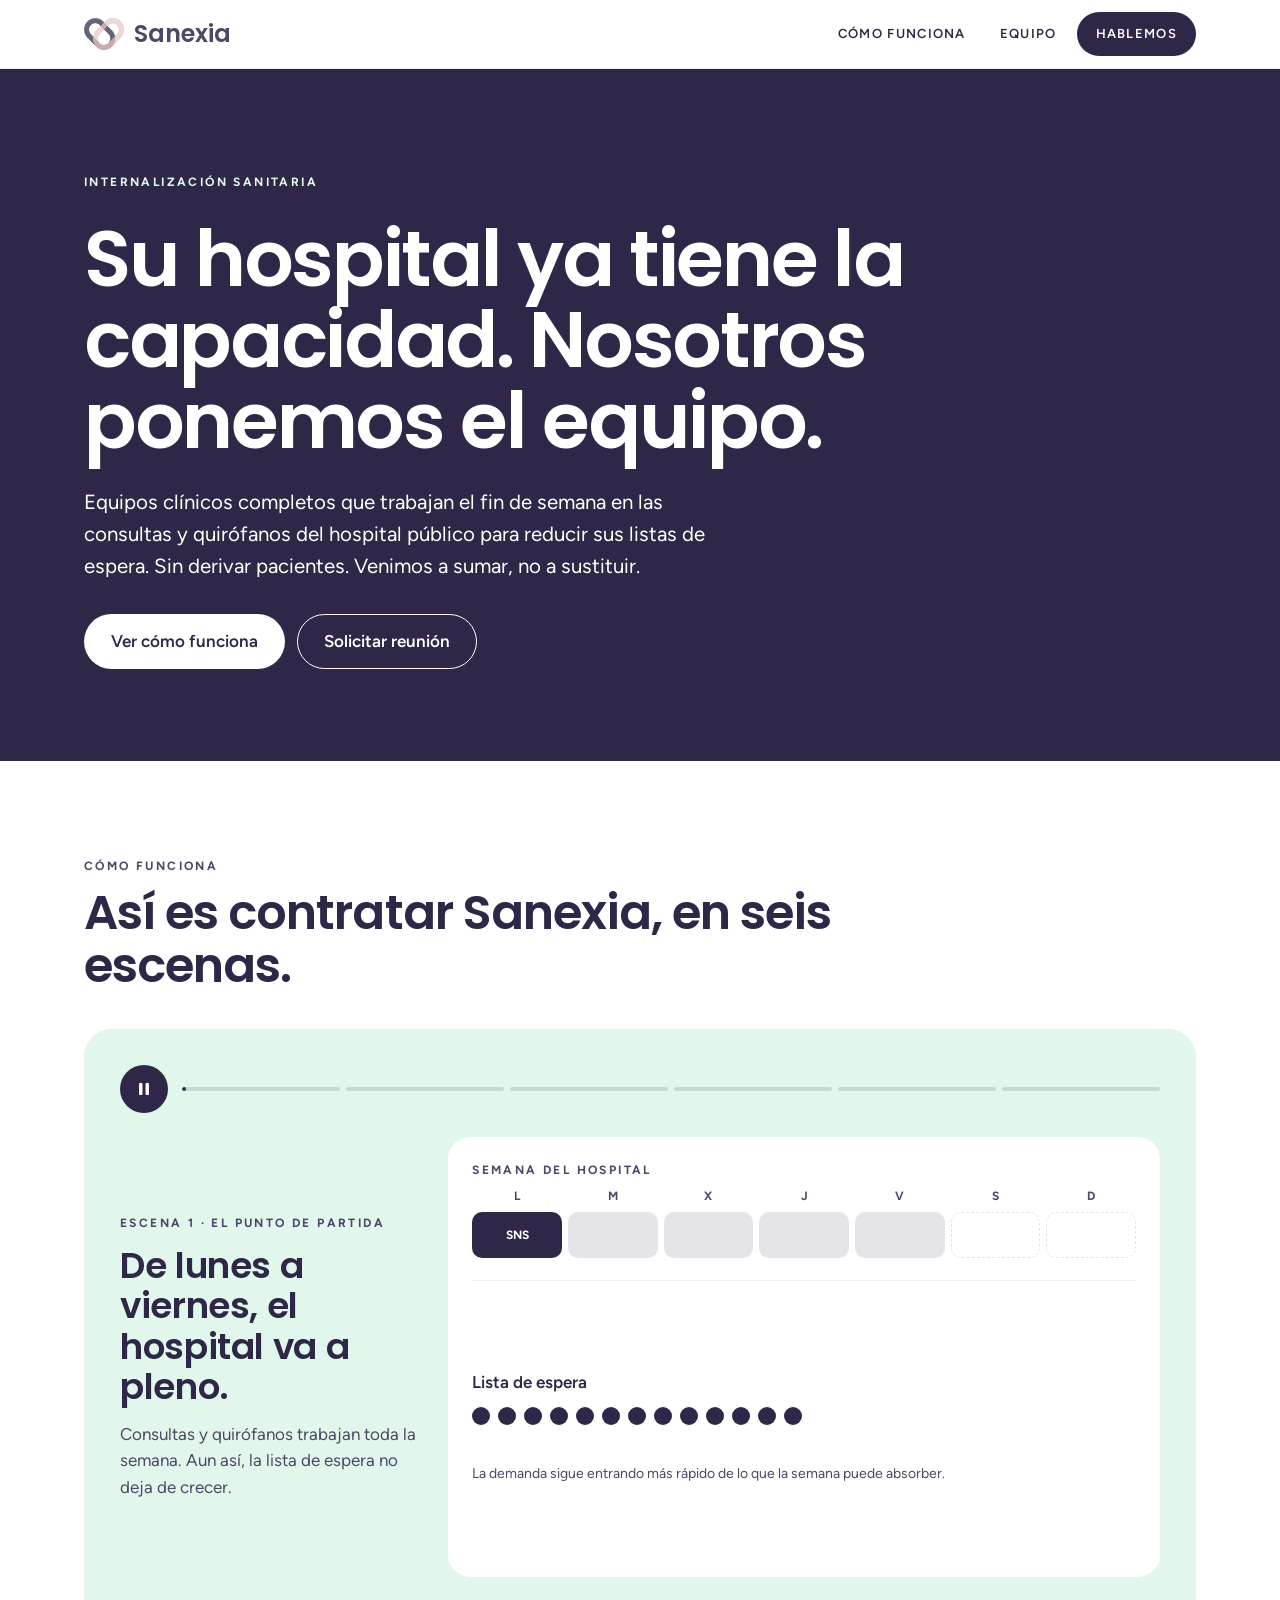
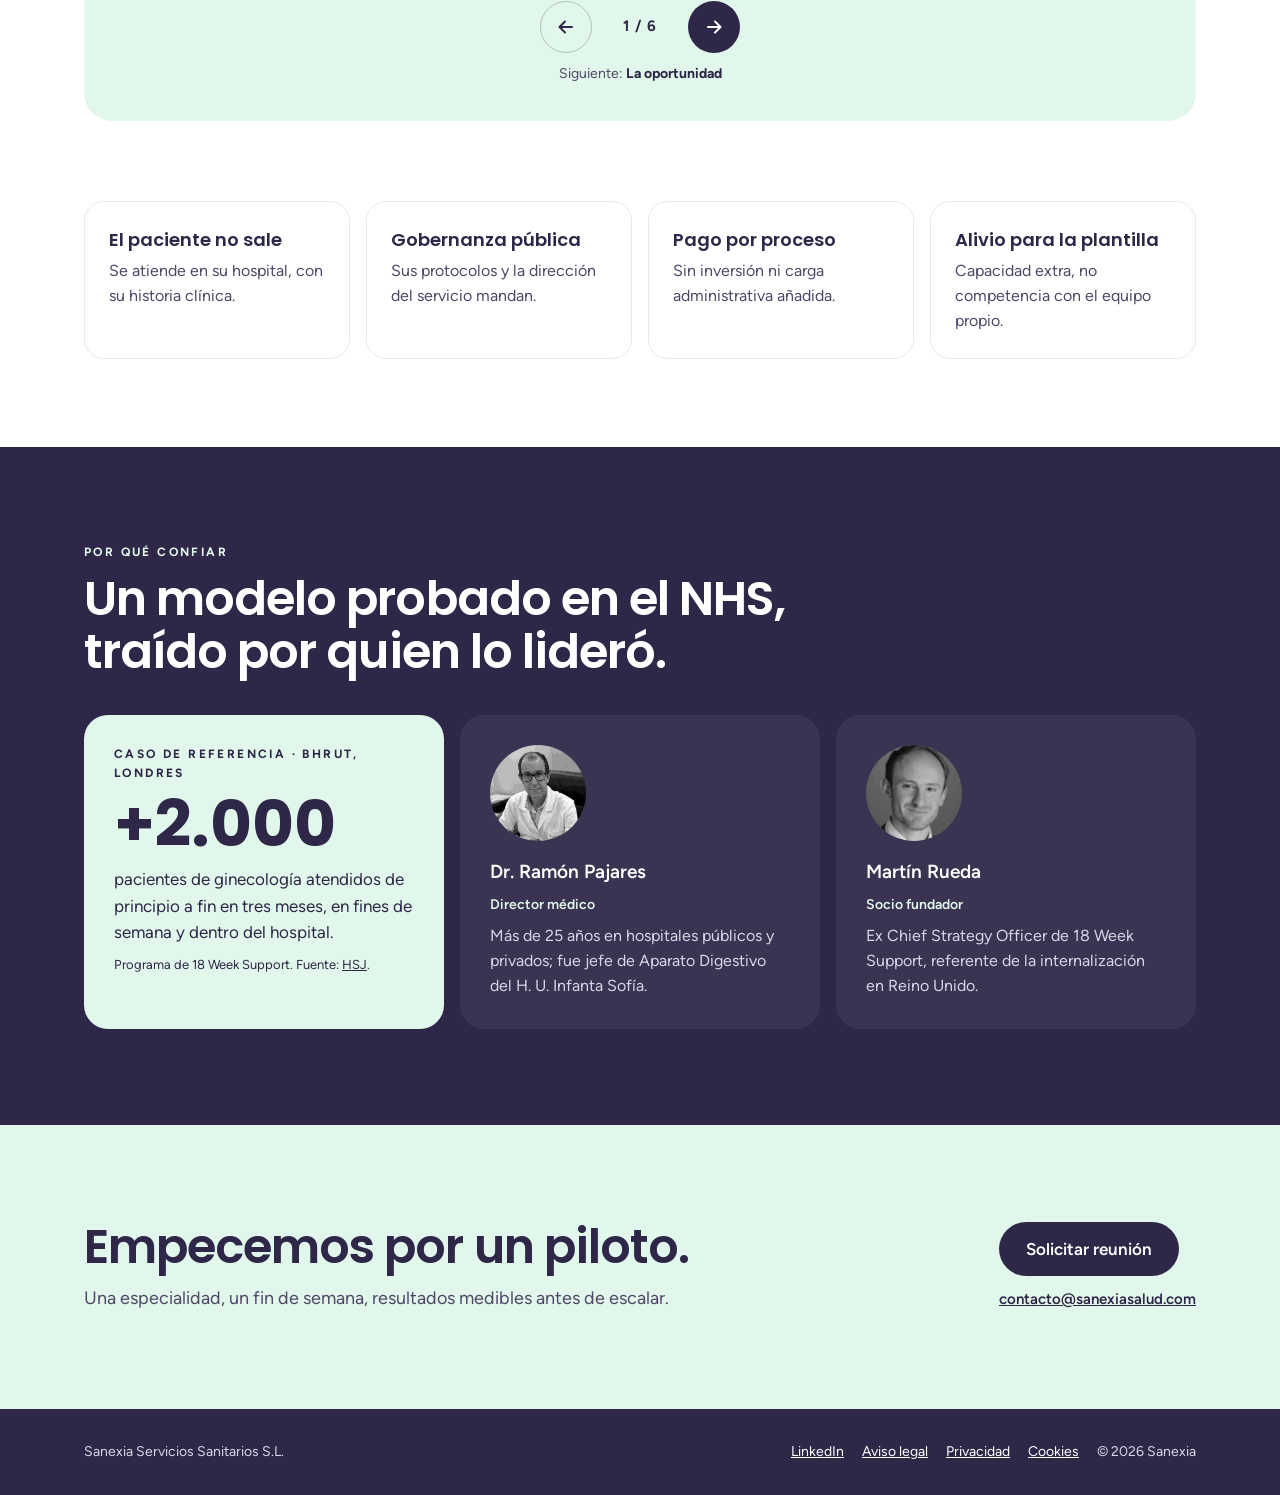
<file: index.html>
<!doctype html>
<html lang="es" class="no-js">
<head>
<meta charset="utf-8">
<meta name="viewport" content="width=device-width, initial-scale=1">
<title>Sanexia · Internalización sanitaria para reducir listas de espera</title>
<meta name="description" content="Sanexia despliega equipos clínicos completos el fin de semana en consultas y quirófanos del hospital público para reducir listas de espera, sin derivar pacientes.">
<link rel="canonical" href="https://www.sanexiasalud.com/">
<meta property="og:type" content="website">
<meta property="og:locale" content="es_ES">
<meta property="og:site_name" content="Sanexia">
<meta property="og:title" content="Sanexia · Su hospital ya tiene la capacidad. Nosotros ponemos el equipo.">
<meta property="og:description" content="Internalización sanitaria: equipos clínicos completos el fin de semana, dentro del hospital público, para reducir listas de espera.">
<meta property="og:url" content="https://www.sanexiasalud.com/">
<meta property="og:image" content="https://www.sanexiasalud.com/assets/img/og-sanexia.png">
<meta name="twitter:card" content="summary_large_image">
<meta name="theme-color" content="#2E2747">
<link rel="icon" type="image/png" sizes="32x32" href="assets/img/favicon-32.png">
<link rel="apple-touch-icon" href="assets/img/apple-touch-icon.png">
<link rel="preload" href="assets/fonts/poppins-latin-600-normal.woff2" as="font" type="font/woff2" crossorigin>
<link rel="preload" href="assets/fonts/figtree-latin-400-normal.woff2" as="font" type="font/woff2" crossorigin>
<link rel="stylesheet" href="assets/styles.css">
<script>document.documentElement.classList.remove('no-js')</script>
<script type="application/ld+json">
{"@context":"https://schema.org","@type":"Organization","name":"Sanexia","legalName":"Sanexia Servicios Sanitarios S.L.","url":"https://www.sanexiasalud.com/","logo":"https://www.sanexiasalud.com/assets/img/icon-512.png","email":"contacto@sanexiasalud.com","sameAs":["https://www.linkedin.com/company/sanexia/"]}
</script>
</head>
<body>
<a class="skip" href="#contenido">Saltar al contenido</a>

<header class="site-header">
  <div class="wrap">
    <a class="brand" href="./" aria-label="Sanexia, inicio">
      <img src="assets/img/sanexia-simbolo.png" alt="" width="40" height="31">
      <span>Sanexia</span>
    </a>
    <nav class="site-nav" aria-label="Principal">
      <a href="#como-funciona" class="hide-sm">Cómo funciona</a>
      <a href="#equipo" class="hide-sm">Equipo</a>
      <a href="#contacto" class="btn btn-navy">Hablemos</a>
    </nav>
  </div>
</header>

<main id="contenido">

  <!-- Portada -->
  <section class="hero on-navy">
    <div class="wrap stack">
      <p class="kicker">Internalización sanitaria</p>
      <h1>Su hospital ya tiene la capacidad. Nosotros ponemos el equipo.</h1>
      <p class="sub">Equipos clínicos completos que trabajan el fin de semana en las consultas y quirófanos del hospital público para reducir sus listas de espera. Sin derivar pacientes. Venimos a sumar, no a sustituir.</p>
      <div class="actions">
        <a class="btn btn-white" href="#como-funciona">Ver cómo funciona</a>
        <a class="btn btn-ghost-white" href="#contacto">Solicitar reunión</a>
      </div>
    </div>
  </section>

  <!-- Secuencia -->
  <section id="como-funciona" class="seq-section">
    <div class="wrap stack">
      <div class="stack seq-head reveal">
        <p class="kicker">Cómo funciona</p>
        <h2 class="h2">Así es contratar Sanexia, en seis escenas.</h2>
      </div>

      <div class="seq reveal" id="seq" aria-roledescription="secuencia" aria-label="Cómo funciona Sanexia">
        <div class="seq-top">
          <button type="button" class="seq-play" id="seq-play" aria-label="Pausar"></button>
          <div class="seq-progress" id="seq-progress"></div>
        </div>

        <div class="seq-body">
          <div class="stack seq-text" id="seq-text" aria-live="polite">
            <p class="kicker" id="seq-kicker"></p>
            <p class="title" id="seq-title"></p>
            <p class="desc" id="seq-desc"></p>
          </div>
          <div class="stage">
            <div class="stack" style="gap:8px">
              <p class="kicker">Semana del hospital</p>
              <div class="week" id="seq-week" aria-hidden="true"></div>
            </div>
            <div class="panel" id="seq-panel" aria-hidden="true"></div>
          </div>
        </div>

        <div class="seq-nav">
          <div class="row">
            <button type="button" class="arrow-btn arrow-prev" id="seq-prev" aria-label="Escena anterior">
              <svg width="20" height="20" viewBox="0 0 20 20" aria-hidden="true"><path d="M16 10H4M9 4.5L3.5 10 9 15.5" fill="none" stroke="#2E2747" stroke-width="2" stroke-linecap="round" stroke-linejoin="round"/></svg>
            </button>
            <span class="counter" id="seq-counter">1 / 6</span>
            <button type="button" class="arrow-btn arrow-next" id="seq-next" aria-label="Siguiente escena">
              <svg width="20" height="20" viewBox="0 0 20 20" aria-hidden="true"><path d="M4 10h12M11 4.5l5.5 5.5-5.5 5.5" fill="none" stroke="#FFFFFF" stroke-width="2" stroke-linecap="round" stroke-linejoin="round"/></svg>
            </button>
          </div>
          <p class="next-peek">Siguiente: <strong id="seq-peek"></strong></p>
        </div>
      </div>
    </div>
  </section>

  <!-- Beneficios -->
  <section aria-label="Ventajas">
    <div class="wrap benefits">
      <div class="card reveal"><h3>El paciente no sale</h3><p>Se atiende en su hospital, con su historia clínica.</p></div>
      <div class="card reveal"><h3>Gobernanza pública</h3><p>Sus protocolos y la dirección del servicio mandan.</p></div>
      <div class="card reveal"><h3>Pago por proceso</h3><p>Sin inversión ni carga administrativa añadida.</p></div>
      <div class="card reveal"><h3>Alivio para la plantilla</h3><p>Capacidad extra, no competencia con el equipo propio.</p></div>
    </div>
  </section>

  <!-- Referencia y equipo -->
  <section id="equipo" class="team on-navy">
    <div class="wrap stack">
      <div class="stack reveal" style="gap:12px;max-width:760px">
        <p class="kicker">Por qué confiar</p>
        <h2 class="h2">Un modelo probado en el NHS, traído por quien lo lideró.</h2>
      </div>
      <div class="team-cards">
        <div class="case reveal">
          <p class="kicker">Caso de referencia · BHRUT, Londres</p>
          <p class="big">+2.000</p>
          <p>pacientes de ginecología atendidos de principio a fin en tres meses, en fines de semana y dentro del hospital.</p>
          <p class="src">Programa de 18 Week Support. Fuente: <a href="https://www.hsj.co.uk/workforce/partnering-for-progress-how-bhrut-and-18-week-support-are-transforming-womens-health-services/7039162.article" rel="noopener" target="_blank">HSJ</a>.</p>
        </div>
        <div class="person reveal">
          <img src="assets/img/ramon-pajares.jpg" alt="Dr. Ramón Pajares" width="96" height="96" loading="lazy" style="object-position:50% 25%">
          <h3>Dr. Ramón Pajares</h3>
          <p class="role">Director médico</p>
          <p class="bio">Más de 25 años en hospitales públicos y privados; fue jefe de Aparato Digestivo del H. U. Infanta Sofía.</p>
        </div>
        <div class="person reveal">
          <img src="assets/img/martin-rueda.jpg" alt="Martín Rueda" width="96" height="96" loading="lazy" style="object-position:50% 30%">
          <h3>Martín Rueda</h3>
          <p class="role">Socio fundador</p>
          <p class="bio">Ex Chief Strategy Officer de 18 Week Support, referente de la internalización en Reino Unido.</p>
        </div>
      </div>
    </div>
  </section>

  <!-- Contacto -->
  <section id="contacto" class="contact">
    <div class="wrap">
      <div class="stack text reveal">
        <h2 class="h2">Empecemos por un piloto.</h2>
        <p class="lead">Una especialidad, un fin de semana, resultados medibles antes de escalar.</p>
      </div>
      <div class="stack actions reveal">
        <a class="btn btn-navy" href="mailto:contacto@sanexiasalud.com?subject=Piloto%20Sanexia">Solicitar reunión</a>
        <a class="mail" href="mailto:contacto@sanexiasalud.com">contacto@sanexiasalud.com</a>
      </div>
    </div>
  </section>

</main>

<footer class="site-footer on-navy">
  <div class="wrap">
    <span>Sanexia Servicios Sanitarios S.L.</span>
    <span class="links">
      <a href="https://www.linkedin.com/company/sanexia/" rel="noopener" target="_blank">LinkedIn</a>
      <a href="aviso-legal">Aviso legal</a>
      <a href="privacidad">Privacidad</a>
      <a href="cookies">Cookies</a>
      <span>© <span id="year">2026</span> Sanexia</span>
    </span>
  </div>
</footer>

<script src="assets/main.js" defer></script>
</body>
</html>
</file>
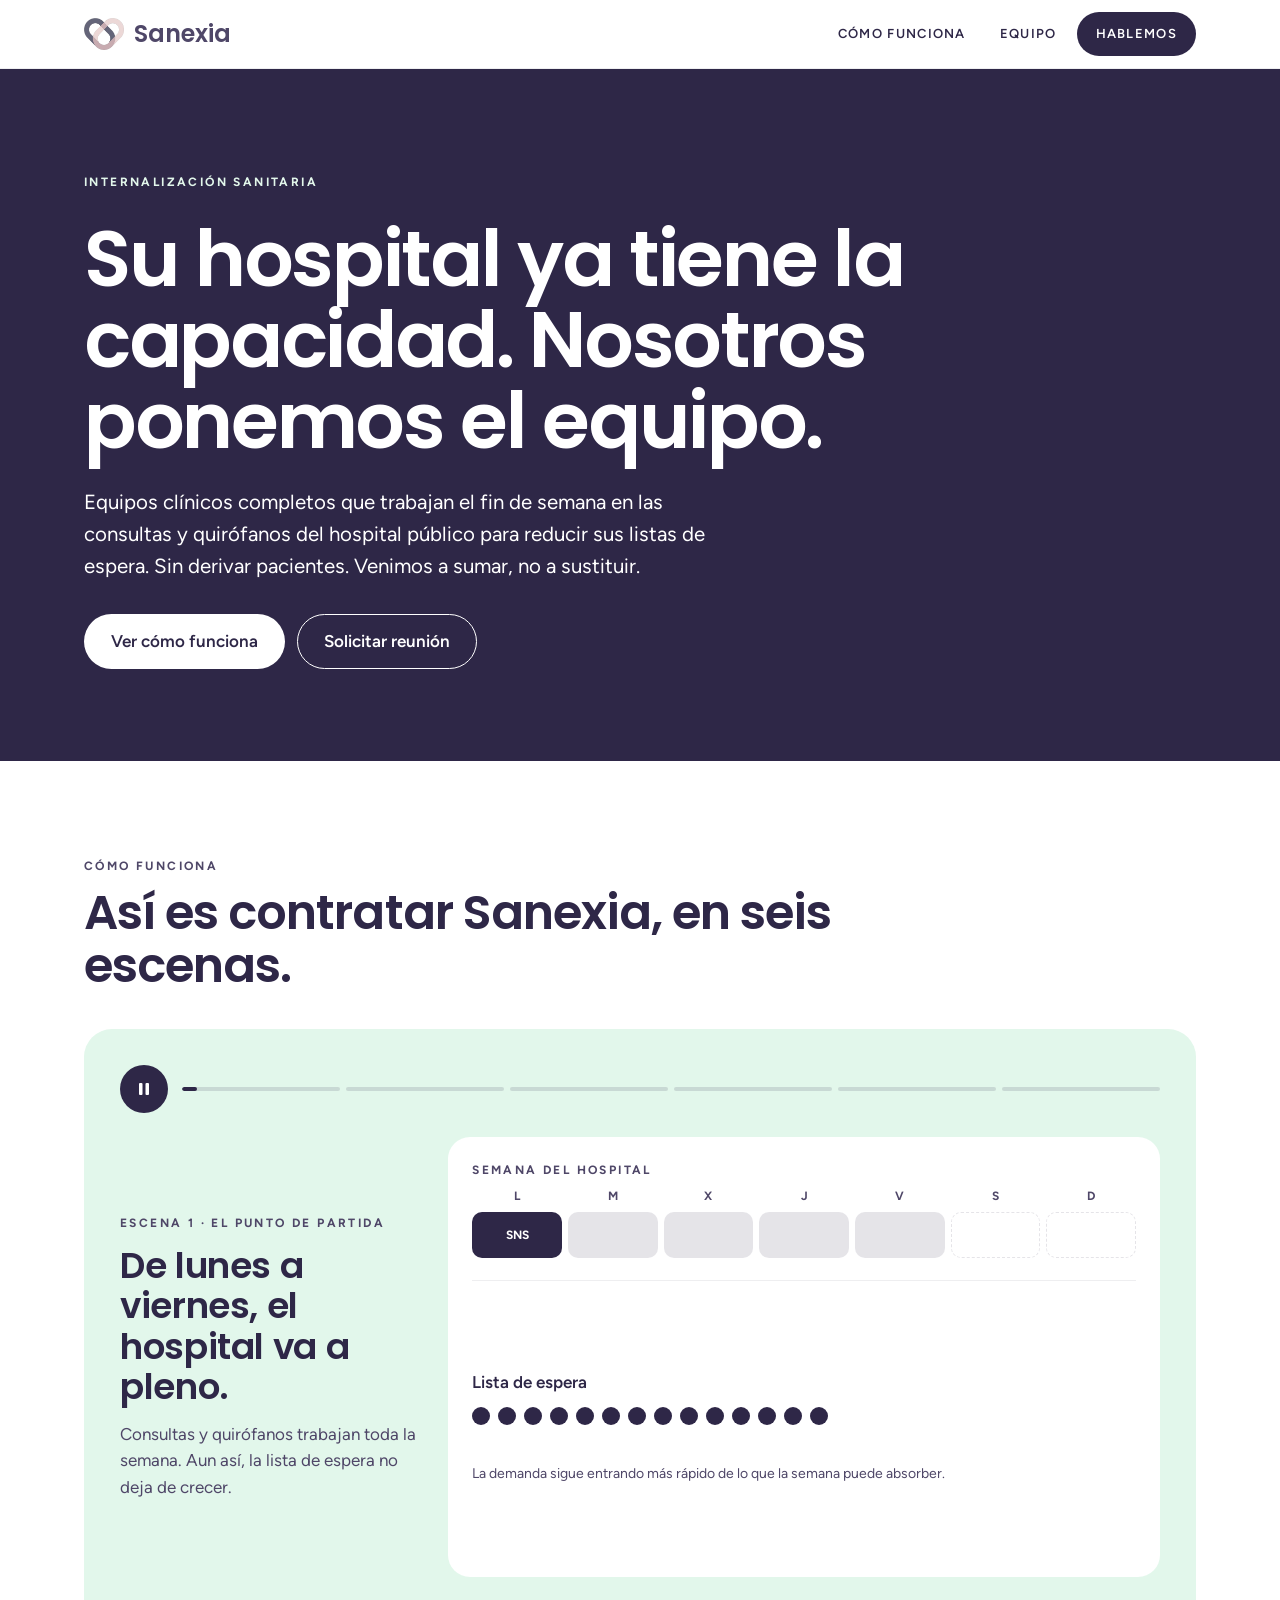
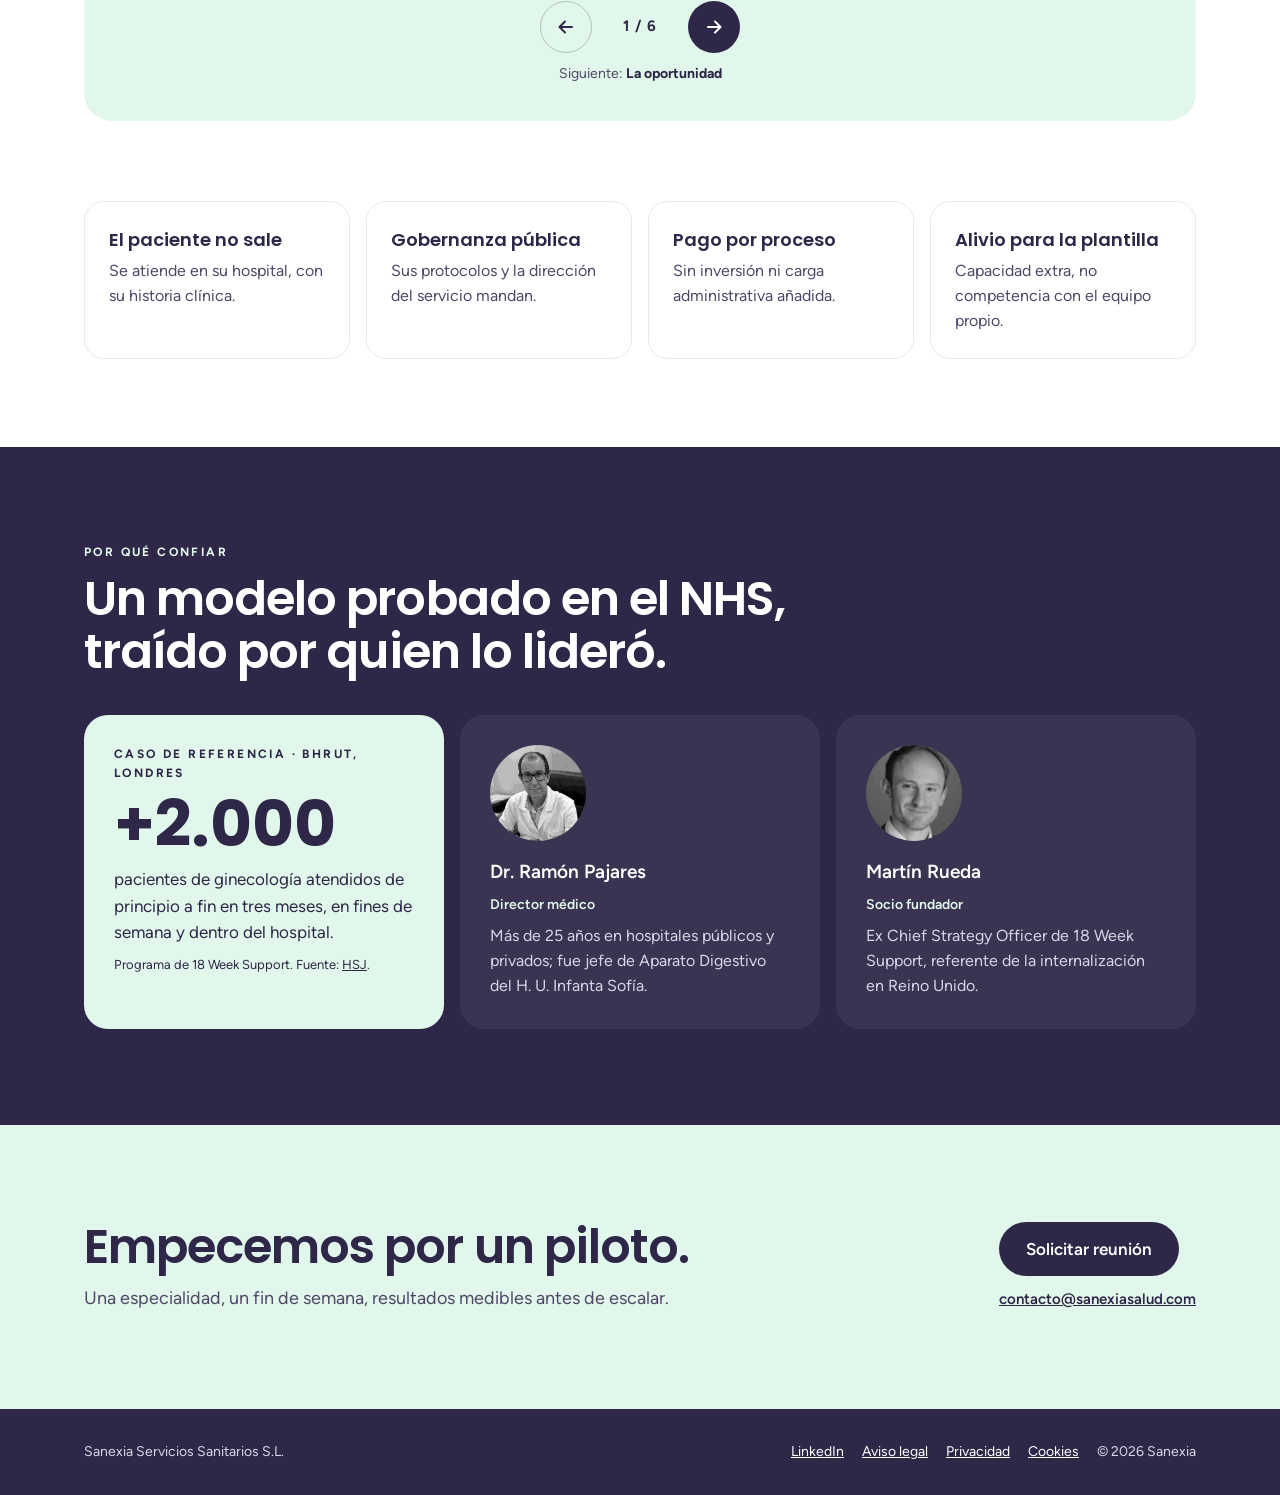
<file: acerca-de/index.html>
<!doctype html><html lang="es"><head><meta charset="utf-8"><title>Redirigiendo…</title><meta name="robots" content="noindex"><link rel="canonical" href="https://www.sanexiasalud.com/#contacto"><meta http-equiv="refresh" content="0; url=../#contacto"><script>location.replace('../#contacto')</script></head><body><p><a href="../#contacto">Ir a la nueva página</a></p></body></html>
</file>
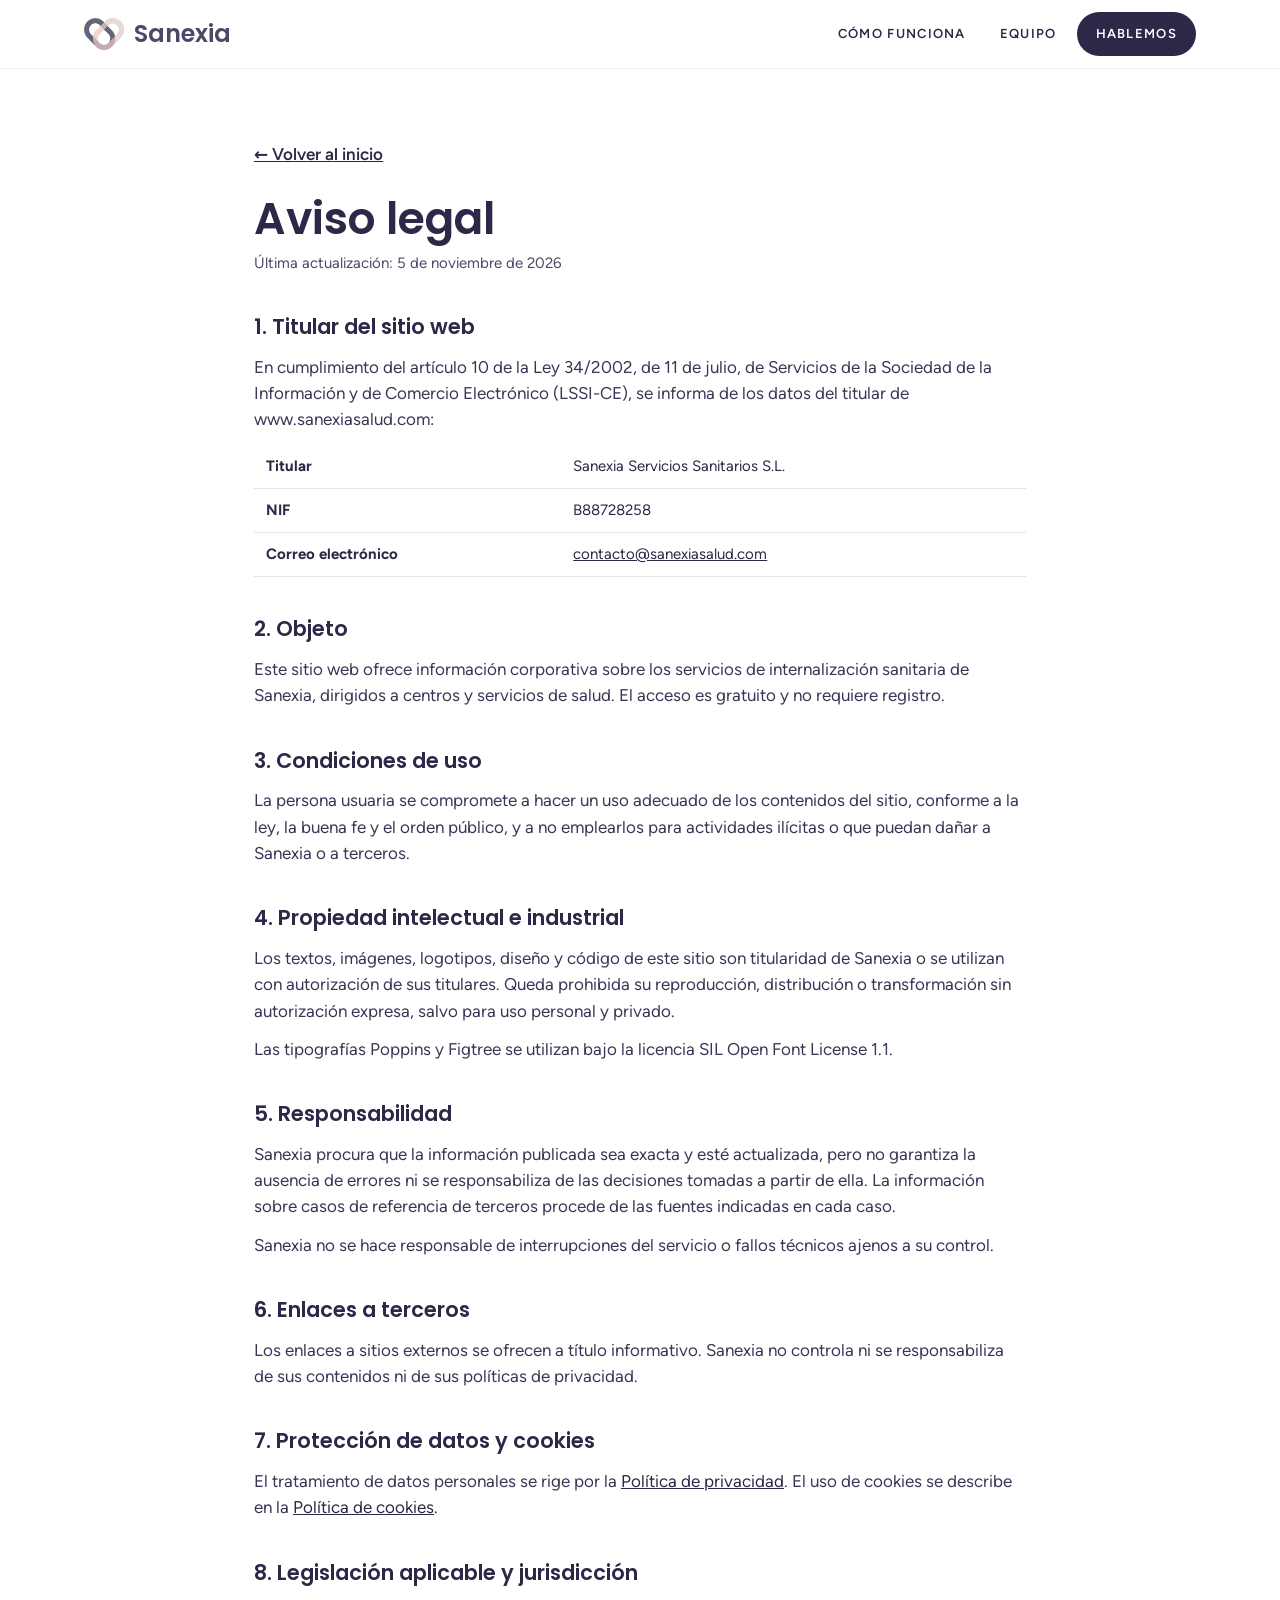
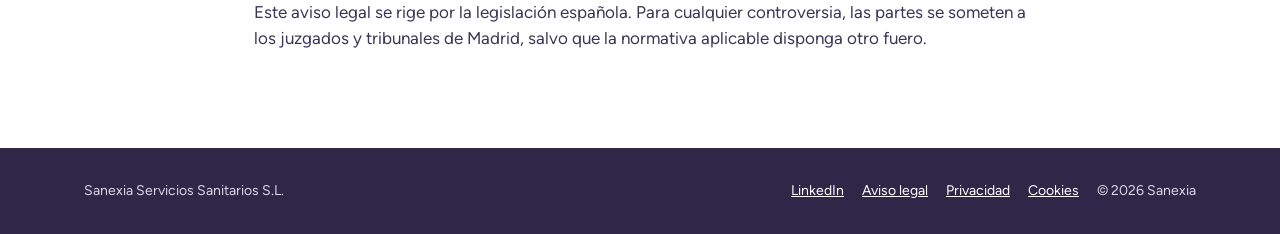
<file: aviso-legal.html>
<!doctype html>
<html lang="es">
<head>
<meta charset="utf-8">
<meta name="viewport" content="width=device-width, initial-scale=1">
<title>Aviso legal · Sanexia</title>
<meta name="description" content="Aviso legal e información del titular del sitio web de Sanexia.">
<link rel="canonical" href="https://www.sanexiasalud.com/aviso-legal">
<meta name="theme-color" content="#2E2747">
<link rel="icon" type="image/png" sizes="32x32" href="assets/img/favicon-32.png">
<link rel="apple-touch-icon" href="assets/img/apple-touch-icon.png">
<link rel="stylesheet" href="assets/styles.css">
</head>
<body>
<a class="skip" href="#contenido">Saltar al contenido</a>
<header class="site-header">
  <div class="wrap">
    <a class="brand" href="./" aria-label="Sanexia, inicio">
      <img src="assets/img/sanexia-simbolo.png" alt="" width="40" height="31">
      <span>Sanexia</span>
    </a>
    <nav class="site-nav" aria-label="Principal">
      <a href="./#como-funciona" class="hide-sm">Cómo funciona</a>
      <a href="./#equipo" class="hide-sm">Equipo</a>
      <a href="./#contacto" class="btn btn-navy">Hablemos</a>
    </nav>
  </div>
</header>
<main id="contenido" class="legal">
<div class="wrap">
<a class="back" href="./">← Volver al inicio</a>
<h1>Aviso legal</h1>
<p class="updated">Última actualización: 5 de noviembre de 2026</p>
<h2>1. Titular del sitio web</h2>
<p>En cumplimiento del artículo 10 de la Ley 34/2002, de 11 de julio, de Servicios de la Sociedad de la Información y de Comercio Electrónico (LSSI-CE), se informa de los datos del titular de www.sanexiasalud.com:</p>
<table>
<tr><th scope="row">Titular</th><td>Sanexia Servicios Sanitarios S.L.</td></tr>
<tr><th scope="row">NIF</th><td>B88728258</td></tr>
<tr><th scope="row">Correo electrónico</th><td><a href="mailto:contacto@sanexiasalud.com">contacto@sanexiasalud.com</a></td></tr>
</table>
<h2>2. Objeto</h2>
<p>Este sitio web ofrece información corporativa sobre los servicios de internalización sanitaria de Sanexia, dirigidos a centros y servicios de salud. El acceso es gratuito y no requiere registro.</p>
<h2>3. Condiciones de uso</h2>
<p>La persona usuaria se compromete a hacer un uso adecuado de los contenidos del sitio, conforme a la ley, la buena fe y el orden público, y a no emplearlos para actividades ilícitas o que puedan dañar a Sanexia o a terceros.</p>
<h2>4. Propiedad intelectual e industrial</h2>
<p>Los textos, imágenes, logotipos, diseño y código de este sitio son titularidad de Sanexia o se utilizan con autorización de sus titulares. Queda prohibida su reproducción, distribución o transformación sin autorización expresa, salvo para uso personal y privado.</p>
<p>Las tipografías Poppins y Figtree se utilizan bajo la licencia SIL Open Font License 1.1.</p>
<h2>5. Responsabilidad</h2>
<p>Sanexia procura que la información publicada sea exacta y esté actualizada, pero no garantiza la ausencia de errores ni se responsabiliza de las decisiones tomadas a partir de ella. La información sobre casos de referencia de terceros procede de las fuentes indicadas en cada caso.</p>
<p>Sanexia no se hace responsable de interrupciones del servicio o fallos técnicos ajenos a su control.</p>
<h2>6. Enlaces a terceros</h2>
<p>Los enlaces a sitios externos se ofrecen a título informativo. Sanexia no controla ni se responsabiliza de sus contenidos ni de sus políticas de privacidad.</p>
<h2>7. Protección de datos y cookies</h2>
<p>El tratamiento de datos personales se rige por la <a href="privacidad">Política de privacidad</a>. El uso de cookies se describe en la <a href="cookies">Política de cookies</a>.</p>
<h2>8. Legislación aplicable y jurisdicción</h2>
<p>Este aviso legal se rige por la legislación española. Para cualquier controversia, las partes se someten a los juzgados y tribunales de Madrid, salvo que la normativa aplicable disponga otro fuero.</p>
</div>
</main>
<footer class="site-footer on-navy">
  <div class="wrap">
    <span>Sanexia Servicios Sanitarios S.L.</span>
    <span class="links">
      <a href="https://www.linkedin.com/company/sanexia/" rel="noopener" target="_blank">LinkedIn</a>
      <a href="aviso-legal">Aviso legal</a>
      <a href="privacidad">Privacidad</a>
      <a href="cookies">Cookies</a>
      <span>© 2026 Sanexia</span>
    </span>
  </div>
</footer>
</body>
</html>
</file>
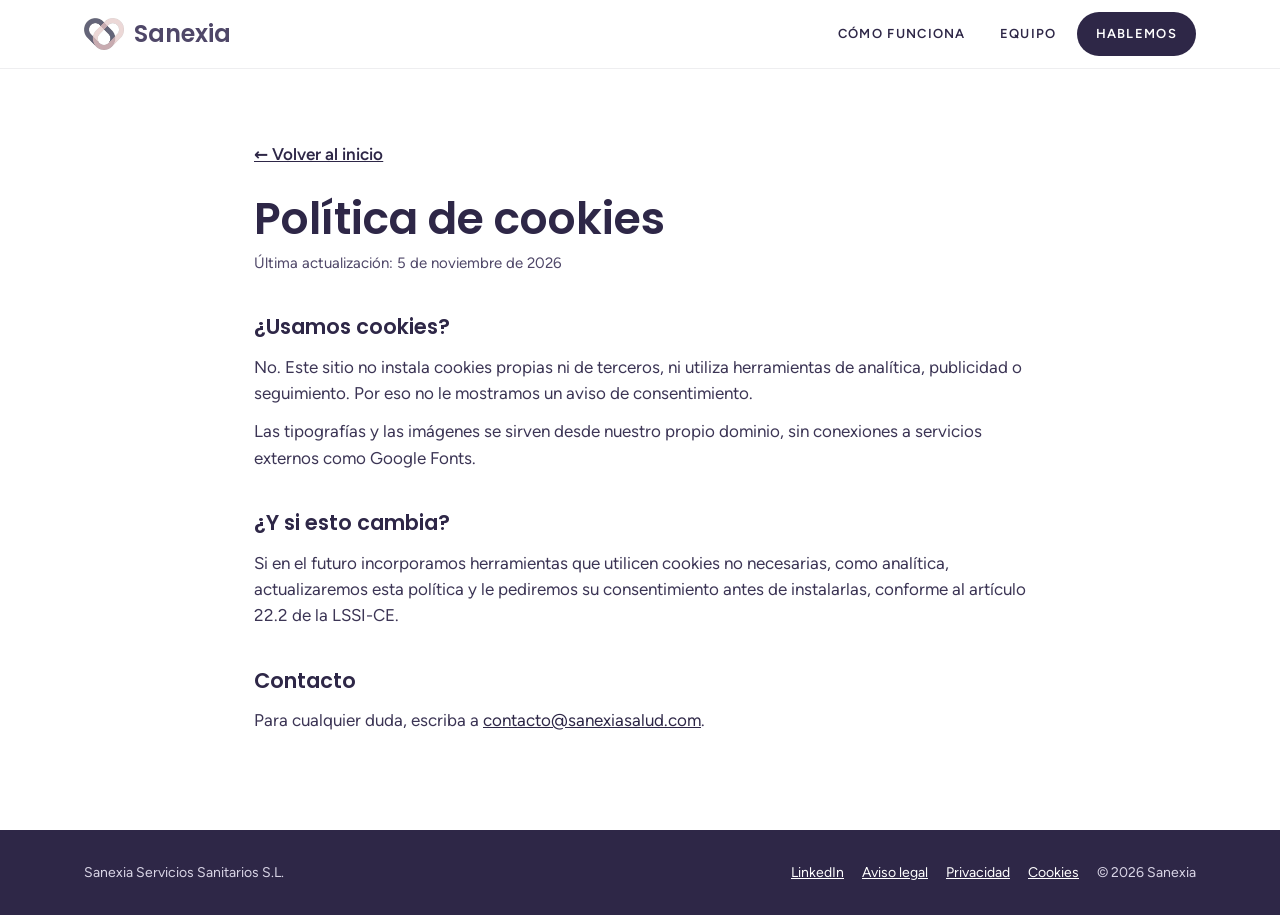
<file: cookies.html>
<!doctype html>
<html lang="es">
<head>
<meta charset="utf-8">
<meta name="viewport" content="width=device-width, initial-scale=1">
<title>Política de cookies · Sanexia</title>
<meta name="description" content="Información sobre el uso de cookies en el sitio web de Sanexia.">
<link rel="canonical" href="https://www.sanexiasalud.com/cookies">
<meta name="theme-color" content="#2E2747">
<link rel="icon" type="image/png" sizes="32x32" href="assets/img/favicon-32.png">
<link rel="apple-touch-icon" href="assets/img/apple-touch-icon.png">
<link rel="stylesheet" href="assets/styles.css">
</head>
<body>
<a class="skip" href="#contenido">Saltar al contenido</a>
<header class="site-header">
  <div class="wrap">
    <a class="brand" href="./" aria-label="Sanexia, inicio">
      <img src="assets/img/sanexia-simbolo.png" alt="" width="40" height="31">
      <span>Sanexia</span>
    </a>
    <nav class="site-nav" aria-label="Principal">
      <a href="./#como-funciona" class="hide-sm">Cómo funciona</a>
      <a href="./#equipo" class="hide-sm">Equipo</a>
      <a href="./#contacto" class="btn btn-navy">Hablemos</a>
    </nav>
  </div>
</header>
<main id="contenido" class="legal">
<div class="wrap">
<a class="back" href="./">← Volver al inicio</a>
<h1>Política de cookies</h1>
<p class="updated">Última actualización: 5 de noviembre de 2026</p>
<h2>¿Usamos cookies?</h2>
<p>No. Este sitio no instala cookies propias ni de terceros, ni utiliza herramientas de analítica, publicidad o seguimiento. Por eso no le mostramos un aviso de consentimiento.</p>
<p>Las tipografías y las imágenes se sirven desde nuestro propio dominio, sin conexiones a servicios externos como Google Fonts.</p>
<h2>¿Y si esto cambia?</h2>
<p>Si en el futuro incorporamos herramientas que utilicen cookies no necesarias, como analítica, actualizaremos esta política y le pediremos su consentimiento antes de instalarlas, conforme al artículo 22.2 de la LSSI-CE.</p>
<h2>Contacto</h2>
<p>Para cualquier duda, escriba a <a href="mailto:contacto@sanexiasalud.com">contacto@sanexiasalud.com</a>.</p>
</div>
</main>
<footer class="site-footer on-navy">
  <div class="wrap">
    <span>Sanexia Servicios Sanitarios S.L.</span>
    <span class="links">
      <a href="https://www.linkedin.com/company/sanexia/" rel="noopener" target="_blank">LinkedIn</a>
      <a href="aviso-legal">Aviso legal</a>
      <a href="privacidad">Privacidad</a>
      <a href="cookies">Cookies</a>
      <span>© 2026 Sanexia</span>
    </span>
  </div>
</footer>
</body>
</html>
</file>
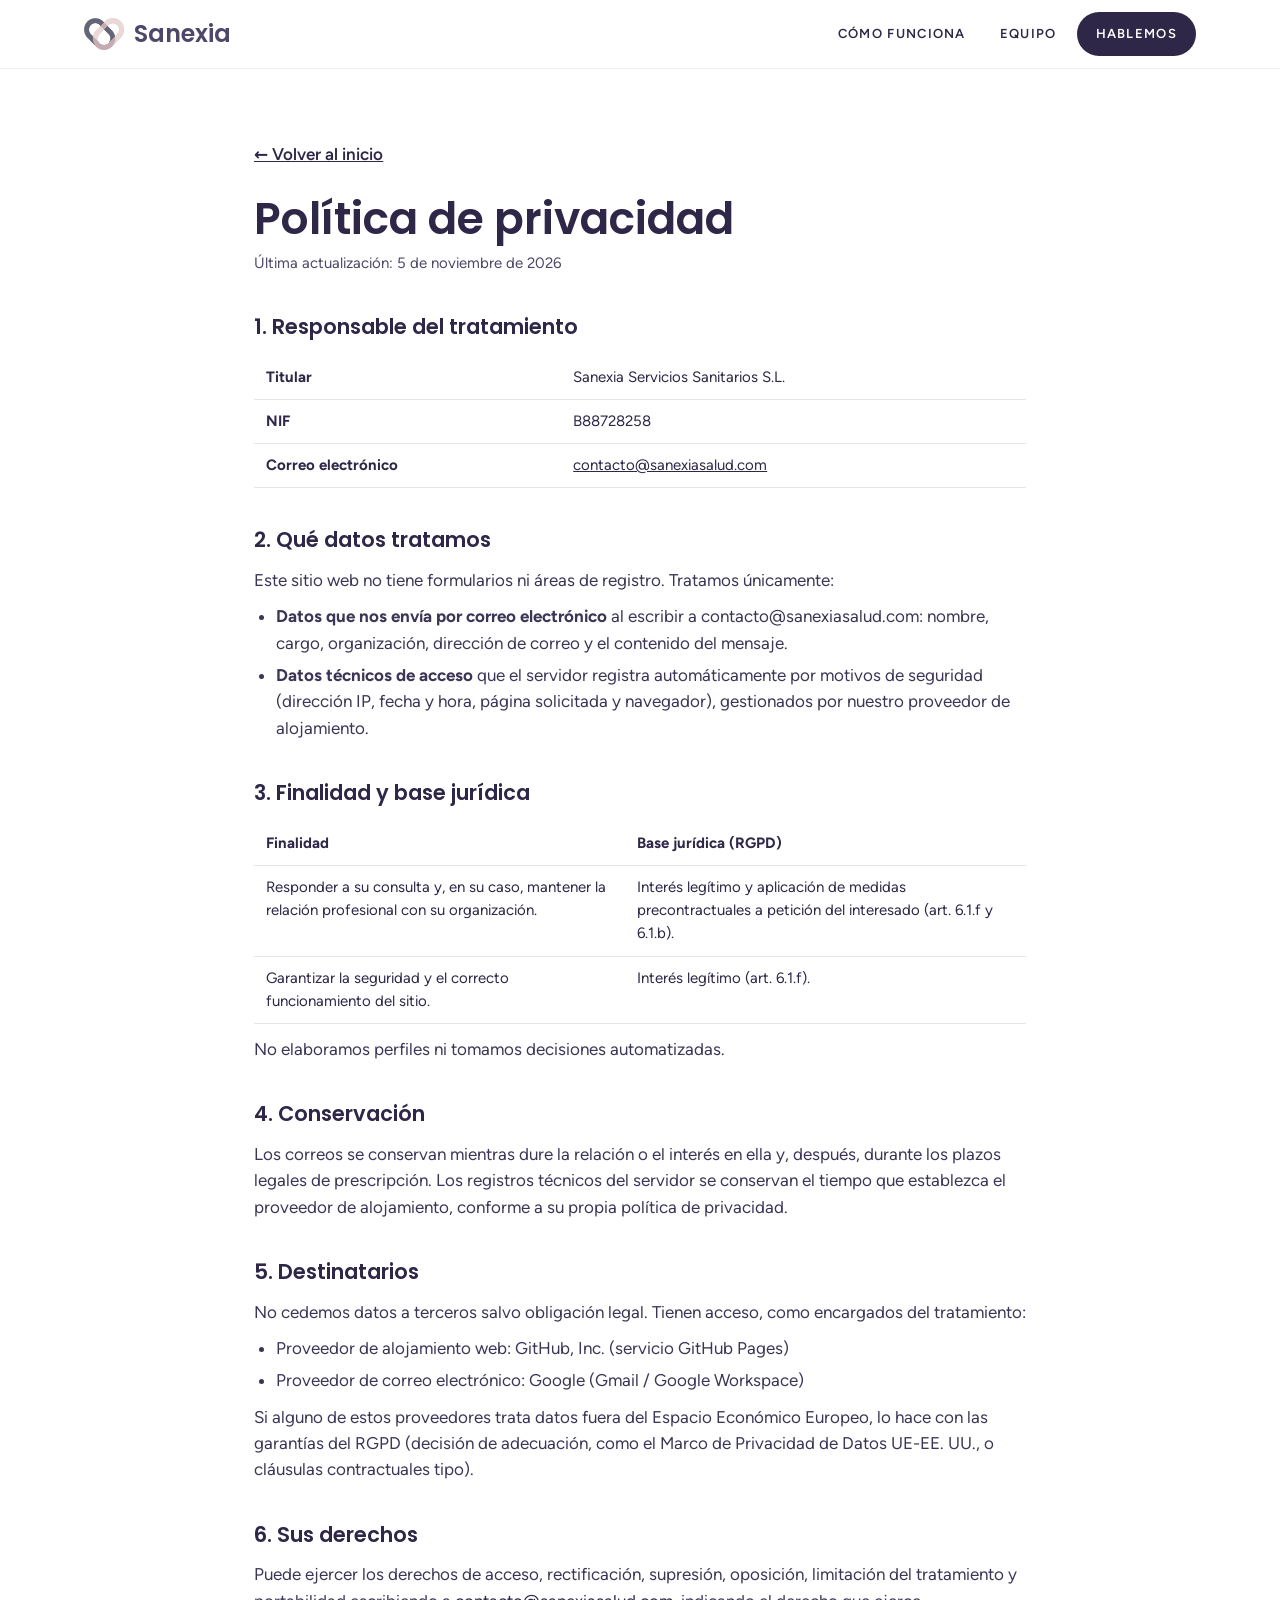
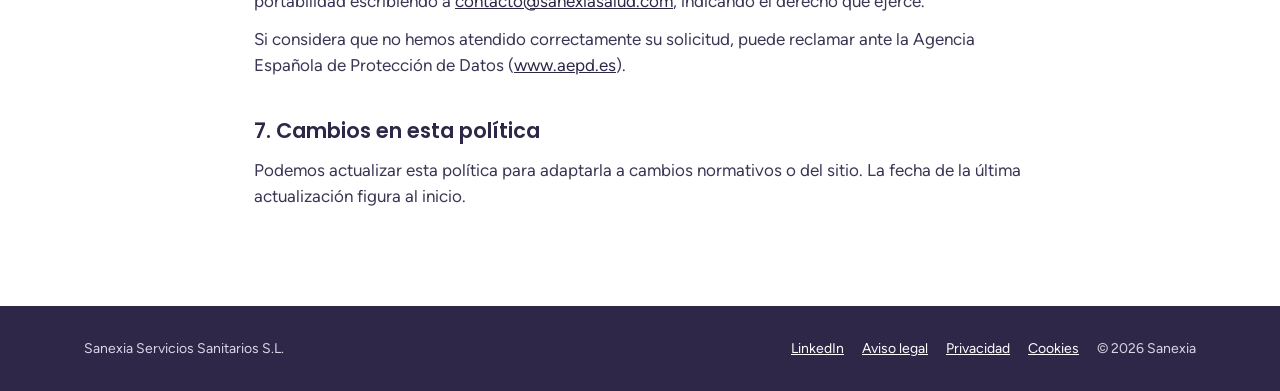
<file: privacidad.html>
<!doctype html>
<html lang="es">
<head>
<meta charset="utf-8">
<meta name="viewport" content="width=device-width, initial-scale=1">
<title>Política de privacidad · Sanexia</title>
<meta name="description" content="Cómo trata Sanexia los datos personales de quienes contactan a través del sitio web.">
<link rel="canonical" href="https://www.sanexiasalud.com/privacidad">
<meta name="theme-color" content="#2E2747">
<link rel="icon" type="image/png" sizes="32x32" href="assets/img/favicon-32.png">
<link rel="apple-touch-icon" href="assets/img/apple-touch-icon.png">
<link rel="stylesheet" href="assets/styles.css">
</head>
<body>
<a class="skip" href="#contenido">Saltar al contenido</a>
<header class="site-header">
  <div class="wrap">
    <a class="brand" href="./" aria-label="Sanexia, inicio">
      <img src="assets/img/sanexia-simbolo.png" alt="" width="40" height="31">
      <span>Sanexia</span>
    </a>
    <nav class="site-nav" aria-label="Principal">
      <a href="./#como-funciona" class="hide-sm">Cómo funciona</a>
      <a href="./#equipo" class="hide-sm">Equipo</a>
      <a href="./#contacto" class="btn btn-navy">Hablemos</a>
    </nav>
  </div>
</header>
<main id="contenido" class="legal">
<div class="wrap">
<a class="back" href="./">← Volver al inicio</a>
<h1>Política de privacidad</h1>
<p class="updated">Última actualización: 5 de noviembre de 2026</p>
<h2>1. Responsable del tratamiento</h2>
<table>
<tr><th scope="row">Titular</th><td>Sanexia Servicios Sanitarios S.L.</td></tr>
<tr><th scope="row">NIF</th><td>B88728258</td></tr>
<tr><th scope="row">Correo electrónico</th><td><a href="mailto:contacto@sanexiasalud.com">contacto@sanexiasalud.com</a></td></tr>
</table>
<h2>2. Qué datos tratamos</h2>
<p>Este sitio web no tiene formularios ni áreas de registro. Tratamos únicamente:</p>
<ul>
<li><strong>Datos que nos envía por correo electrónico</strong> al escribir a contacto@sanexiasalud.com: nombre, cargo, organización, dirección de correo y el contenido del mensaje.</li>
<li><strong>Datos técnicos de acceso</strong> que el servidor registra automáticamente por motivos de seguridad (dirección IP, fecha y hora, página solicitada y navegador), gestionados por nuestro proveedor de alojamiento.</li>
</ul>
<h2>3. Finalidad y base jurídica</h2>
<table>
<tr><th scope="col">Finalidad</th><th scope="col">Base jurídica (RGPD)</th></tr>
<tr><td>Responder a su consulta y, en su caso, mantener la relación profesional con su organización.</td><td>Interés legítimo y aplicación de medidas precontractuales a petición del interesado (art. 6.1.f y 6.1.b).</td></tr>
<tr><td>Garantizar la seguridad y el correcto funcionamiento del sitio.</td><td>Interés legítimo (art. 6.1.f).</td></tr>
</table>
<p>No elaboramos perfiles ni tomamos decisiones automatizadas.</p>
<h2>4. Conservación</h2>
<p>Los correos se conservan mientras dure la relación o el interés en ella y, después, durante los plazos legales de prescripción. Los registros técnicos del servidor se conservan el tiempo que establezca el proveedor de alojamiento, conforme a su propia política de privacidad.</p>
<h2>5. Destinatarios</h2>
<p>No cedemos datos a terceros salvo obligación legal. Tienen acceso, como encargados del tratamiento:</p>
<ul>
<li>Proveedor de alojamiento web: GitHub, Inc. (servicio GitHub Pages)</li>
<li>Proveedor de correo electrónico: Google (Gmail / Google Workspace)</li>
</ul>
<p>Si alguno de estos proveedores trata datos fuera del Espacio Económico Europeo, lo hace con las garantías del RGPD (decisión de adecuación, como el Marco de Privacidad de Datos UE-EE. UU., o cláusulas contractuales tipo).</p>
<h2>6. Sus derechos</h2>
<p>Puede ejercer los derechos de acceso, rectificación, supresión, oposición, limitación del tratamiento y portabilidad escribiendo a <a href="mailto:contacto@sanexiasalud.com">contacto@sanexiasalud.com</a>, indicando el derecho que ejerce.</p>
<p>Si considera que no hemos atendido correctamente su solicitud, puede reclamar ante la Agencia Española de Protección de Datos (<a href="https://www.aepd.es" rel="noopener" target="_blank">www.aepd.es</a>).</p>
<h2>7. Cambios en esta política</h2>
<p>Podemos actualizar esta política para adaptarla a cambios normativos o del sitio. La fecha de la última actualización figura al inicio.</p>
</div>
</main>
<footer class="site-footer on-navy">
  <div class="wrap">
    <span>Sanexia Servicios Sanitarios S.L.</span>
    <span class="links">
      <a href="https://www.linkedin.com/company/sanexia/" rel="noopener" target="_blank">LinkedIn</a>
      <a href="aviso-legal">Aviso legal</a>
      <a href="privacidad">Privacidad</a>
      <a href="cookies">Cookies</a>
      <span>© 2026 Sanexia</span>
    </span>
  </div>
</footer>
</body>
</html>
</file>
<file: assets/styles.css>
/* Sanexia — estilos del sitio */

@font-face{font-family:"Figtree";font-style:normal;font-weight:400;font-display:swap;src:url(fonts/figtree-latin-400-normal.woff2) format("woff2")}
@font-face{font-family:"Figtree";font-style:normal;font-weight:500;font-display:swap;src:url(fonts/figtree-latin-500-normal.woff2) format("woff2")}
@font-face{font-family:"Figtree";font-style:normal;font-weight:600;font-display:swap;src:url(fonts/figtree-latin-600-normal.woff2) format("woff2")}
@font-face{font-family:"Figtree";font-style:normal;font-weight:700;font-display:swap;src:url(fonts/figtree-latin-700-normal.woff2) format("woff2")}
@font-face{font-family:"Poppins";font-style:normal;font-weight:600;font-display:swap;src:url(fonts/poppins-latin-600-normal.woff2) format("woff2")}
@font-face{font-family:"Poppins";font-style:normal;font-weight:700;font-display:swap;src:url(fonts/poppins-latin-700-normal.woff2) format("woff2")}

:root{
  --navy:#2E2747;
  --navy-soft:#4F4768;
  --mint:#E2F7EB;
  --white:#FFFFFF;
  --on-navy-muted:#D9D5E6;
  --line:rgba(46,39,71,.12);
  --display:"Poppins",system-ui,sans-serif;
  --body:"Figtree",system-ui,-apple-system,"Segoe UI",sans-serif;
}

*,*::before,*::after{box-sizing:border-box}
html{scroll-behavior:smooth;scroll-padding-top:80px;-webkit-text-size-adjust:100%}
body{margin:0;background:var(--white);color:var(--navy);font-family:var(--body);font-size:17px;line-height:1.55}
img{max-width:100%;display:block}
a{color:var(--navy)}
a:hover{color:var(--navy-soft)}
h1,h2,h3,p{margin:0}
button{font:inherit;color:inherit}
:focus-visible{outline:3px solid var(--navy);outline-offset:3px;border-radius:6px}
.on-navy :focus-visible{outline-color:var(--mint)}

.wrap{max-width:1160px;margin:0 auto;padding-left:24px;padding-right:24px}
.kicker{font-size:12px;font-weight:700;letter-spacing:.2em;text-transform:uppercase;color:var(--navy-soft)}
.h2{font-family:var(--display);font-weight:600;font-size:clamp(30px,4vw,48px);line-height:1.1;letter-spacing:-.02em}
.lead{font-size:18px;color:var(--navy-soft)}
.stack{display:flex;flex-direction:column}
.skip{position:absolute;left:-9999px;top:8px;background:var(--navy);color:#fff;padding:10px 16px;border-radius:8px;z-index:20}
.skip:focus{left:8px}

/* Botones */
.btn{display:inline-flex;align-items:center;justify-content:center;min-height:48px;padding:13px 26px;border-radius:999px;font-weight:600;text-decoration:none;border:1.5px solid transparent;cursor:pointer;transition:background .2s,color .2s,border-color .2s}
.btn-navy{background:var(--navy);color:#fff}
.btn-navy:hover{background:var(--navy-soft);color:#fff}
.btn-white{background:#fff;color:var(--navy)}
.btn-white:hover{background:var(--mint);color:var(--navy)}
.btn-ghost-white{background:transparent;color:#fff;border-color:#fff}
.btn-ghost-white:hover{background:rgba(255,255,255,.1);color:#fff}

/* Cabecera */
.site-header{position:sticky;top:0;z-index:10;background:rgba(255,255,255,.92);backdrop-filter:blur(10px);-webkit-backdrop-filter:blur(10px);border-bottom:1px solid rgba(46,39,71,.08)}
.site-header .wrap{display:flex;flex-wrap:wrap;align-items:center;justify-content:space-between;gap:12px;padding-top:12px;padding-bottom:12px}
.brand{display:flex;align-items:center;gap:10px;text-decoration:none}
.brand img{width:40px;height:auto}
.brand span{font-family:var(--display);font-weight:600;font-size:24px;color:var(--navy-soft)}
.site-nav{display:flex;flex-wrap:wrap;align-items:center;gap:4px 6px;font-size:13px;font-weight:600;letter-spacing:.1em;text-transform:uppercase}
.site-nav a{text-decoration:none;padding:12px 14px}
.site-nav .btn{padding:10px 18px;min-height:44px;font-size:13px}

/* Portada */
.hero{background:var(--navy);color:#fff}
.hero .wrap{padding-top:104px;padding-bottom:92px;gap:26px}
.hero .kicker{color:var(--mint)}
.hero h1{font-family:var(--display);font-weight:600;font-size:clamp(40px,6.2vw,78px);line-height:1.04;letter-spacing:-.03em;max-width:960px}
.hero p.sub{font-size:clamp(18px,1.6vw,21px);max-width:640px}
.hero .actions{display:flex;flex-wrap:wrap;gap:12px;margin-top:6px}

/* Secuencia */
.seq-section .wrap{padding-top:96px;padding-bottom:56px;gap:36px}
.seq-head{gap:12px;max-width:760px}
.seq{background:var(--mint);border-radius:28px;padding:clamp(20px,3vw,36px);display:flex;flex-direction:column;gap:24px}
.seq-top{display:flex;align-items:center;gap:14px}
.seq-play{flex:none;width:48px;height:48px;border-radius:50%;border:0;background:var(--navy);color:#fff;cursor:pointer;display:flex;align-items:center;justify-content:center}
.seq-progress{flex:1 1 auto;display:grid;grid-template-columns:repeat(6,minmax(0,1fr));gap:6px}
.seq-progress button{border:0;padding:12px 0;background:transparent;cursor:pointer}
.seq-progress .track{display:block;height:4px;border-radius:999px;background:rgba(46,39,71,.14);overflow:hidden}
.seq-progress .fill{display:block;height:100%;width:0;border-radius:999px;background:var(--navy)}
.seq-body{display:flex;flex-wrap:wrap;gap:28px;align-items:stretch}
.seq-text{flex:1 1 300px;gap:14px;justify-content:center;min-height:220px}
.seq-text .title{font-family:var(--display);font-weight:600;font-size:clamp(26px,2.8vw,36px);line-height:1.12;letter-spacing:-.01em}
.seq-text .desc{font-size:17px;color:var(--navy-soft)}
.seq-fade{animation:seqfade .45s ease both}
@keyframes seqfade{from{opacity:0;transform:translateY(8px)}to{opacity:1;transform:none}}
.stage{flex:999 1 520px;min-width:0;background:#fff;border-radius:22px;padding:24px;display:flex;flex-direction:column;gap:22px;min-height:440px}
.week{display:grid;grid-template-columns:repeat(7,minmax(0,1fr));gap:6px}
.day{display:flex;flex-direction:column;gap:6px}
.day-label{text-align:center;font-size:12px;font-weight:700;color:var(--navy-soft)}
.cell{display:flex;align-items:center;justify-content:center;height:46px;border-radius:10px;font-size:12px;font-weight:700;transition:background .35s,color .35s,border-color .35s;overflow:hidden;white-space:nowrap}
.panel{flex:1 1 auto;display:flex;flex-direction:column;justify-content:center;border-top:1px solid rgba(46,39,71,.08);padding-top:20px}
.ptitle{font-weight:600}
.pnote{font-size:14px;color:var(--navy-soft)}
.dots{display:flex;flex-wrap:wrap;gap:8px;max-width:460px}
.dot{width:18px;height:18px;border-radius:50%;background:var(--navy);transition:transform .35s,opacity .35s}
.rooms{display:grid;grid-template-columns:repeat(auto-fit,minmax(min(100%,170px),1fr));gap:14px}
.room{display:flex;flex-direction:column;gap:8px;padding:18px;border-radius:16px;border:2px dashed var(--navy-soft);transition:opacity .4s,transform .4s}
.room .tag{font-size:13px;font-weight:700;letter-spacing:.12em;text-transform:uppercase;color:var(--navy-soft)}
.checks{display:flex;flex-direction:column;gap:10px;max-width:540px}
.check{display:flex;align-items:center;gap:14px;padding:12px 16px;border-radius:14px;transition:opacity .35s,background .35s}
.check .box{flex:none;width:26px;height:26px;border-radius:8px;border:2px solid var(--navy);display:flex;align-items:center;justify-content:center;transition:background .3s}
.check .who{font-size:14px;color:var(--navy-soft)}
.team-grid{display:grid;grid-template-columns:repeat(auto-fit,minmax(min(100%,140px),1fr));gap:14px}
.member{display:flex;flex-direction:column;align-items:center;gap:10px;padding:18px 12px;border-radius:16px;background:var(--mint);text-align:center;font-weight:600;transition:opacity .45s,transform .45s}
.member .av{width:52px;height:52px;border-radius:50%;background:#fff;display:flex;align-items:center;justify-content:center}
.flow{display:flex;flex-wrap:wrap;gap:20px;align-items:stretch}
.flow > div{flex:1 1 200px;display:flex;flex-direction:column;gap:10px}
.flow .arrow{flex:0 0 auto;align-items:center;justify-content:center}
.flow .seen{background:var(--mint);border-radius:16px;padding:16px}
.bars{display:flex;align-items:flex-end;gap:8px;height:170px;border-bottom:1px solid rgba(46,39,71,.15)}
.bar{flex:1 1 0;min-width:6px;border-radius:6px 6px 0 0;transform-origin:bottom;transition:opacity .3s,transform .3s}
.tags{display:flex;flex-wrap:wrap;gap:8px;margin-top:4px}
.tags span{font-size:13px;font-weight:600;padding:8px 14px;border-radius:999px;background:var(--mint);transition:opacity .35s}
.pulse{animation:pulse 1.4s ease-in-out infinite}
@keyframes pulse{0%,100%{opacity:1}50%{opacity:.45}}
.seq-nav{display:flex;flex-direction:column;align-items:center;gap:10px}
.seq-nav .row{display:flex;align-items:center;gap:20px}
.arrow-btn{width:52px;height:52px;border-radius:50%;cursor:pointer;display:flex;align-items:center;justify-content:center;transition:background .2s}
.arrow-prev{border:1.5px solid rgba(46,39,71,.25);background:transparent}
.arrow-prev:hover{background:rgba(255,255,255,.7)}
.arrow-next{border:0;background:var(--navy)}
.arrow-next:hover{background:var(--navy-soft)}
.counter{min-width:56px;text-align:center;font-weight:700;font-size:15px;letter-spacing:.08em}
.next-peek{font-size:14px;color:var(--navy-soft)}
.next-peek strong{color:var(--navy)}

/* Beneficios */
.benefits{display:grid;grid-template-columns:repeat(auto-fit,minmax(min(100%,250px),1fr));gap:16px;padding-top:24px;padding-bottom:88px}
.card{border:1px solid rgba(46,39,71,.1);border-radius:20px;padding:24px;display:flex;flex-direction:column;gap:6px}
.card h3{font-family:var(--display);font-weight:600;font-size:18px}
.card p{color:var(--navy-soft);font-size:16px}

/* Equipo */
.team{background:var(--navy);color:#fff}
.team .wrap{padding-top:96px;padding-bottom:96px;gap:36px}
.team .kicker{color:var(--mint)}
.team-cards{display:grid;grid-template-columns:repeat(auto-fit,minmax(min(100%,320px),1fr));gap:16px}
.case{background:var(--mint);color:var(--navy);border-radius:24px;padding:30px;display:flex;flex-direction:column;gap:10px}
.case .kicker{color:var(--navy)}
.case .big{font-family:var(--display);font-weight:700;font-size:clamp(44px,5vw,64px);line-height:1}
.case .src{font-size:13px}
.person{background:rgba(255,255,255,.06);border-radius:24px;padding:30px;display:flex;flex-direction:column;gap:8px}
.person img{width:96px;height:96px;border-radius:50%;object-fit:cover}
.person h3{margin-top:8px;font-weight:600;font-size:19px}
.person .role{font-size:14px;font-weight:600;color:var(--mint)}
.person p.bio{color:var(--on-navy-muted);font-size:16px}

/* Contacto */
.contact{background:var(--mint)}
.contact .wrap{padding-top:96px;padding-bottom:96px;display:flex;flex-wrap:wrap;gap:32px;align-items:center;justify-content:space-between}
.contact .text{gap:12px;flex:1 1 420px}
.contact .actions{gap:12px;align-items:flex-start}
.contact .mail{font-size:15px;font-weight:600}

/* Pie */
.site-footer{background:var(--navy);color:var(--on-navy-muted)}
.site-footer .wrap{padding-top:32px;padding-bottom:32px;display:flex;flex-wrap:wrap;justify-content:space-between;gap:20px;font-size:14px}
.site-footer a{color:#fff}
.site-footer .links{display:flex;flex-wrap:wrap;gap:18px}

/* Aparición al hacer scroll */
.reveal{opacity:0;transform:translateY(24px);transition:opacity .7s ease,transform .7s ease}
.reveal.in{opacity:1;transform:none}
.no-js .reveal{opacity:1;transform:none}

/* Páginas legales */
.legal .wrap{max-width:820px;padding-top:72px;padding-bottom:96px}
.legal h1{font-family:var(--display);font-weight:600;font-size:clamp(32px,4vw,44px);line-height:1.1;margin-bottom:8px}
.legal .updated{color:var(--navy-soft);font-size:15px;margin-bottom:36px}
.legal h2{font-family:var(--display);font-weight:600;font-size:21px;margin:36px 0 10px}
.legal p,.legal li{color:#3C3555}
.legal p+p{margin-top:12px}
.legal ul{padding-left:22px;margin:10px 0}
.legal li+li{margin-top:6px}
.legal table{width:100%;border-collapse:collapse;margin:12px 0;font-size:15px}
.legal th,.legal td{text-align:left;padding:10px 12px;border-bottom:1px solid var(--line);vertical-align:top}
.legal .back{display:inline-block;margin-bottom:28px;font-weight:600}

@media (max-width:640px){
  .site-nav .hide-sm{display:none}
  .hero .wrap{padding-top:72px;padding-bottom:68px}
  .stage{padding:16px;min-height:0}
  .cell{height:40px;font-size:10px}
  .flow .arrow{display:none}
}
@media (prefers-reduced-motion:reduce){
  html{scroll-behavior:auto}
  .reveal{opacity:1;transform:none;transition:none}
  .pulse,.seq-fade{animation:none}
  *{transition-duration:0s!important}
}
</file>
